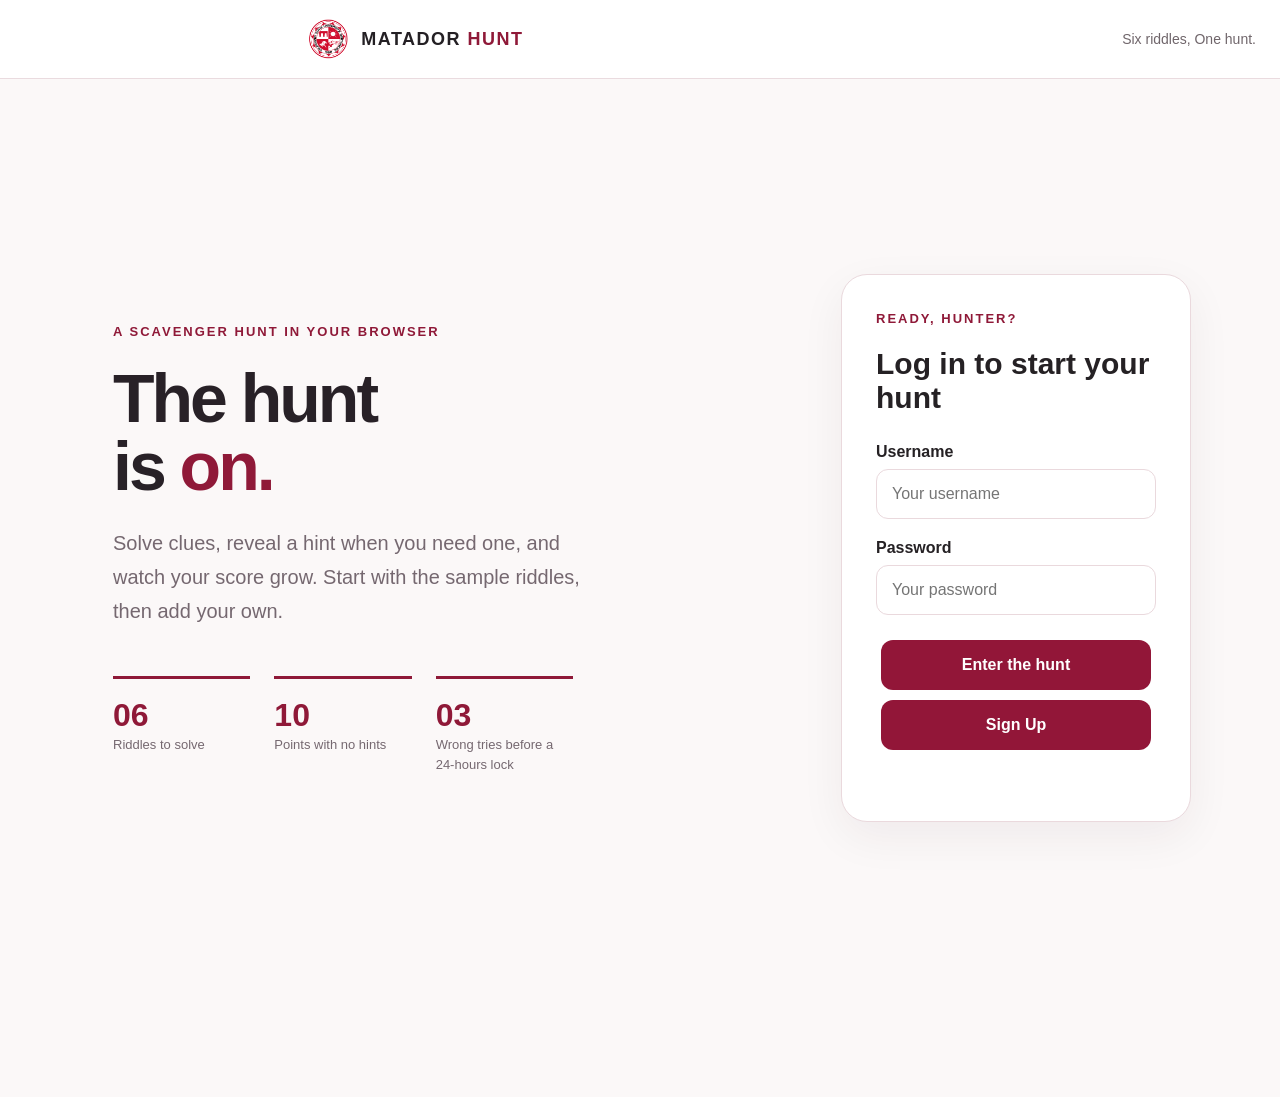
<file: index.html>
<!DOCTYPE html>
<html lang="en">
<head>
    <meta charset="UTF-8">
    <meta name="viewport" content="width=device-width, initial-scale=1.0">
    <title>Home Page</title>
    <link rel="stylesheet" href="style.css">
    <script src="login.js" defer></script>
</head>
<body>
    <header class="site-header">
        <a href="index.html">
            <img src="CSUNS.svg.webp" alt="CSUN LOGO">
            <span>MATADOR <b>HUNT</b></span>
            <script src="login.js" defer></script>
        </a>

        <p class="header-note">Six riddles, One hunt.</p>
    </header>

    <main class="home-layout">
    <div class="intro">
        <span class="intro-text">A SCAVENGER HUNT IN YOUR BROWSER</span>

        <h1>The hunt <br>is <em>on.</em></h1>

        <p>
            Solve clues, reveal a hint when you need one, and watch
            your score grow. Start with the sample riddles, then add your own.
        </p>

        <div class="rules">
            <div>
                <strong>06</strong>
                <span>Riddles to solve</span>
            </div>
            <div>
                <strong>10</strong>
                <span>Points with no hints</span>
            </div>
            <div>
                <strong>03</strong>
                <span>Wrong tries before a 24-hours lock</span>
            </div>
        </div>
    </div>


    <div class="login-card">
        <span class="intro-text">READY, HUNTER?</span>
        <h2>Log in to start your hunt</h2>

        <form id="loginForm">
            <label for="username">Username</label>
            <input
                type="text"
                id="username"
                name="username"
                placeholder="Your username"
                minlength="5"
                required
            >

            <label for="password">Password</label>
            <input
                type="password"
                id="password"
                name="password"
                placeholder="Your password"
            >

            <button type="submit" class="button-acc">Enter the hunt</button>
            <button type="button" class="button-acc" onclick="window.location.href='signup.html'">Sign Up</button>
            <p id="loginMessage" role="status"></p>
        </form>
    </div>

    <footer>
        
    </footer>
</body>
</html>
</file>
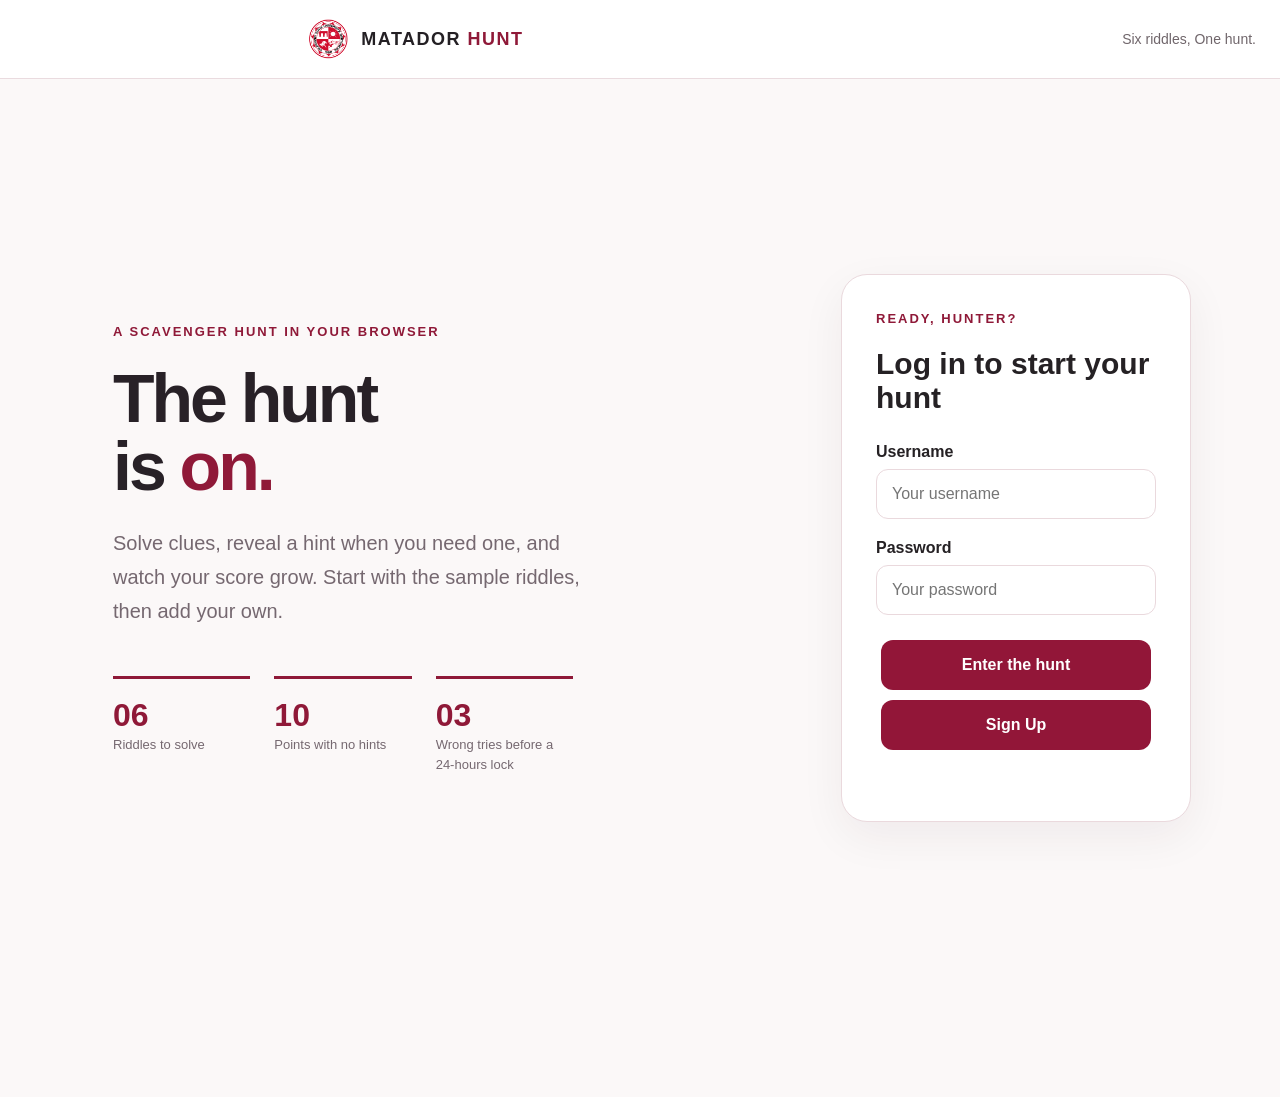
<file: hunt.html>
<!DOCTYPE html>
<html lang="en">
<head>
    <meta charset="UTF-8">
    <meta name="viewport" content="width=device-width, initial-scale=1.0">
    <title>Your hunt | Matador Hunt</title>
    <link rel="stylesheet" href="hunt.css">
    <script src="hunt-data.js" defer></script>
    <script src="hunt.js" defer></script>
</head>
<body>
    <header class="site-header">
        <div class="header-inner">
            <a class="brand" href="index.html" aria-label="Matador Hunt home">
                <img class="brand-icon" src="CSUNS.svg.webp" alt="CSUN logo" width="41" height="41">
                <span>MATADOR <b>HUNT</b></span>
            </a>
            <p class="header-note">Six riddles. One hunt.</p>
            <button id="switchPlayer" class="text-button" type="button">Switch player</button>
        </div>
    </header>

    <p id="pageError" class="page-error" role="alert" hidden></p>
    <main id="huntPage" class="page" hidden>
        <section class="welcome" aria-labelledby="welcomeHeading">
            <div>
                <p class="eyebrow">YOUR HUNT IS UNDERWAY</p>
                <h1 id="welcomeHeading">Welcome, <span id="playerName"></span>.</h1>
                <p class="subtitle">Choose a clue, think it through, and earn your points.</p>
            </div>
            <div class="score-card" aria-label="Total points">
                <span>TOTAL POINTS</span>
                <strong id="totalPoints">0</strong>
            </div>
        </section>

        <nav class="tabs" role="tablist" aria-label="Hunt sections">
            <button id="tabRiddles" role="tab" aria-selected="true" aria-controls="riddlesPanel" type="button">Riddles</button>
            <button id="tabProgress" role="tab" aria-selected="false" aria-controls="progressPanel" tabindex="-1" type="button">Progress</button>
            <button id="tabLeaderboard" role="tab" aria-selected="false" aria-controls="leaderboardPanel" tabindex="-1" type="button">Local leaderboard</button>
            <button id="tabSettings" role="tab" aria-selected="false" aria-controls="settingsPanel" tabindex="-1" type="button">Settings</button>
        </nav>
        <p id="exportMessage" class="muted" role="status" hidden></p>

        <section id="riddlesPanel" role="tabpanel" aria-labelledby="tabRiddles">
            <div class="section-heading">
                <div><p class="eyebrow">FOLLOW THE CLUES</p><h2>Available riddles</h2></div>
                <span id="solvedBadge" class="badge">0 of 6 solved</span>
            </div>
            <div class="riddle-layout">
                <div id="clueList" class="clue-list" aria-label="Choose a riddle"></div>
                <article class="riddle-card" aria-labelledby="riddleTitle">
                    <p id="clueNumber" class="eyebrow"></p>
                    <h2 id="riddleTitle"></h2>
                    <p id="riddleQuestion" class="question"></p>
                    <section class="hint-box" aria-labelledby="hintHeading">
                        <h3 id="hintHeading">Hints: <span id="hintCount">0 / 3</span></h3>
                        <p>Hints reduce the possible 10 points by 1, then 2, then 3.</p>
                        <ol id="hintList"></ol>
                        <button id="revealHint" class="outline-button" type="button">Reveal next hint</button>
                    </section>
                    <form id="answerForm" class="answer-form">
                        <label class="sr-only" for="answer">Your answer</label>
                        <input id="answer" name="answer" type="text" placeholder="Type your answer" autocomplete="off" maxlength="120" required>
                        <button id="submitAnswer" class="primary-button" type="submit">Submit answer</button>
                    </form>
                    <p id="attempts" class="muted"></p>
                    <p id="answerMessage" class="answer-message" role="status" aria-live="polite"></p>
                    <div id="completedMessage" class="completion" hidden>
                        <p>All six solved. You completed the hunt!</p>
                        <button id="saveCompletedResults" class="primary-button" type="button">Save results (.txt)</button>
                    </div>
                </article>
            </div>
        </section>

        <section id="progressPanel" role="tabpanel" aria-labelledby="tabProgress" hidden>
            <div class="section-heading"><div><p class="eyebrow">EVERY CLUE COUNTS</p><h2>Your progress</h2></div></div>
            <div class="panel-card">
                <label id="progressLabel" for="huntProgress"></label>
                <progress id="huntProgress" max="6" value="0"></progress>
                <div class="table-scroll"><table>
                    <thead><tr><th>Riddle</th><th>Status</th><th>Hints</th><th>Points earned</th></tr></thead>
                    <tbody id="progressRows"></tbody>
                </table></div>
            </div>
        </section>

        <section id="leaderboardPanel" role="tabpanel" aria-labelledby="tabLeaderboard" hidden>
            <div class="section-heading">
                <div><p class="eyebrow">THE HUNT, TOGETHER</p><h2>Local leaderboard</h2></div>
                <button id="saveResults" class="primary-button" type="button">Save results (.txt)</button>
            </div>
            <div class="panel-card">
                <p class="muted">Players saved in this browser, on this website.</p>
                <div class="table-scroll"><table>
                    <thead><tr><th>Rank</th><th>Player</th><th>Solved</th><th>Points</th></tr></thead>
                    <tbody id="leaderboardRows"></tbody>
                </table></div>
            </div>
        </section>

        <section id="settingsPanel" role="tabpanel" aria-labelledby="tabSettings" hidden>
            <div class="section-heading"><div><p class="eyebrow">YOUR NEXT MOVE</p><h2>Settings</h2></div></div>
            <div class="panel-card settings-card">
                <h3>Start a fresh hunt</h3>
                <p class="muted">Clear your points, hints, solved riddles, and answer locks. Your account stays saved.</p>
                <button id="resetProgress" class="outline-button" type="button">Reset my progress</button>
                <hr>
                <h3>Play as someone else</h3>
                <p class="muted">Your progress is saved when you switch players.</p>
                <button id="settingsSwitch" class="primary-button" type="button">Switch player</button>
                <p id="settingsMessage" role="status"></p>
            </div>
        </section>
        <footer class="footer">Six riddles. One hunt. Make every clue count.</footer>
    </main>
    <noscript><p class="page-error">Enable JavaScript to play Matador Hunt.</p></noscript>
</body>
</html>
</file>
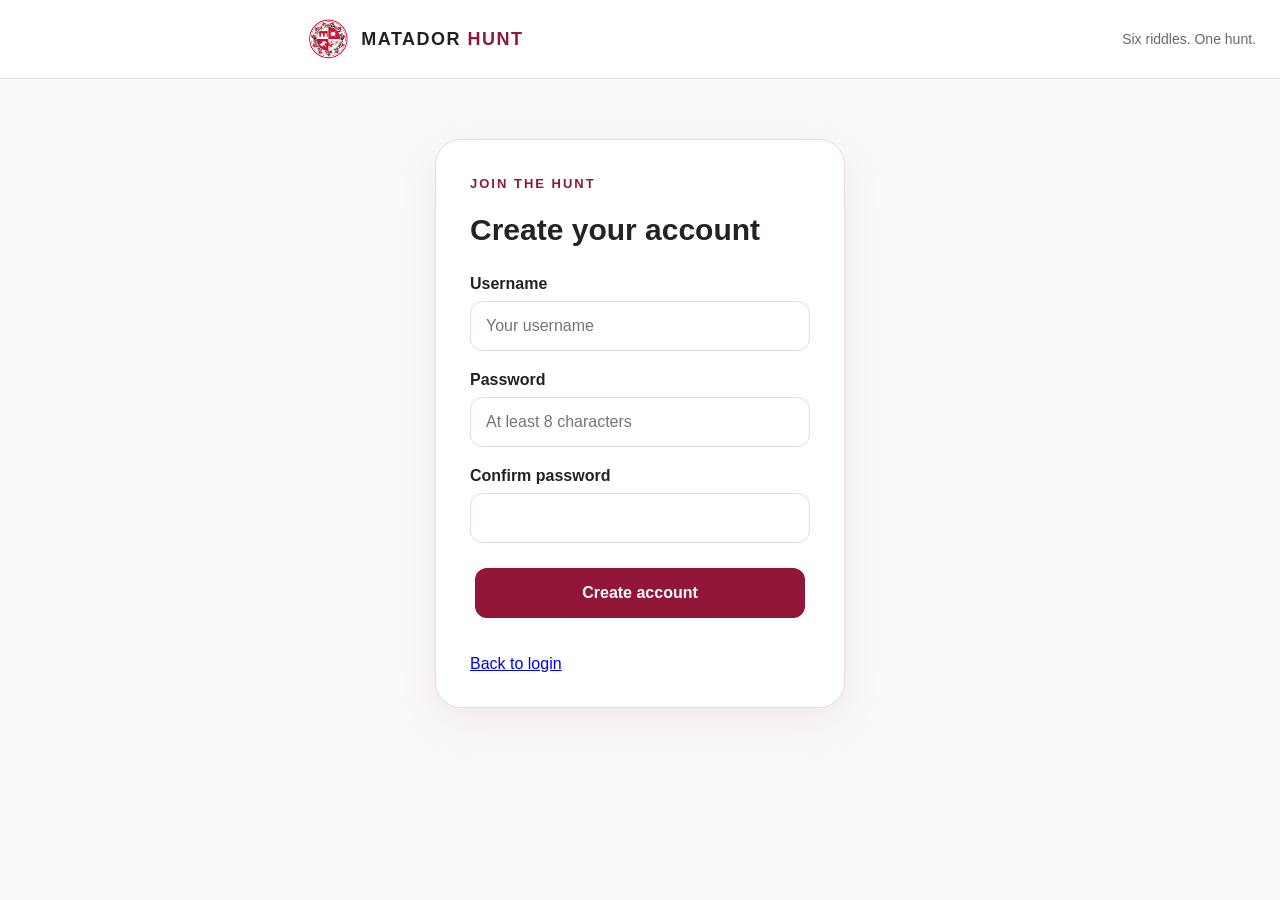
<file: signup.html>
<!DOCTYPE html>
<html lang="en">
<head>
    <meta charset="UTF-8">
    <meta name="viewport" content="width=device-width, initial-scale=1.0">
    <title>Sign Up</title>
    <link rel="stylesheet" href="style.css">
    <script src="signup.js" defer></script>
</head>
<body>
    <header class="site-header">
        <a href="index.html" aria-label="Matador Hunt home">
            <img src="CSUNS.svg.webp" alt="CSUN logo" width="42" height="42">
            <span>MATADOR <b>HUNT</b></span>
        </a>
        <p class="header-note">Six riddles. One hunt.</p>
    </header>

    <main class="signup-layout">
        <div class="login-card">
            <span class="intro-text">JOIN THE HUNT</span>
            <h2>Create your account</h2>

            <form id="signupForm">
                <label for="username">Username</label>
                <input
                    type="text"
                    id="username"
                    name="username"
                    placeholder="Your username"
                    minlength="5"
                    maxlength="24"
                    autocomplete="username"
                    required
                >

                <label for="password">Password</label>
                <input
                    type="password"
                    id="password"
                    name="password"
                    placeholder="At least 8 characters"
                    minlength="8"
                    autocomplete="new-password"
                    required
                >

                <label for="confirmPassword">Confirm password</label>
                <input
                    type="password"
                    id="confirmPassword"
                    name="confirmPassword"
                    autocomplete="new-password"
                    required
                >

                <button type="submit" class="button-acc">
                    Create account
                </button>

                <p id="message" role="status"></p>
            </form>

            <a href="index.html">Back to login</a>
        </div>
    </main>
</body>
</html>
</file>
<file: style.css>
* {
    box-sizing: border-box;
}

body {
    margin: 0;
    font-family: Arial, sans-serif;
    background-color: #fbf8f8;
}

.site-header {
    background-color: white;
    border-bottom: 1px solid #eadbdf;
    padding: 18px 24px;
    display: flex;
    flex-direction: row;
    align-items: center;
    gap: 32px;
}

.site-header a {
    display: flex;
    align-items: center;
    gap: 12px;
    max-width: 1232px;
    margin: 0 auto;
    text-decoration: none;
    color: #242024;
}

.site-header img {
    width: 42px;
    height: 42px;
    object-fit: contain;
}

.site-header span {
    font-size: 18px;
    font-weight: 800;
    letter-spacing: 1.5px;
}

.site-header b {
    color: #8f1938;
}

.header-note {
    margin: 0 0 0 auto;
    font-size: 14px;
    color: #70666b;
}


/* Introduction layout */
.intro {
    max-width: 1232px;
    min-height: calc(100vh - 82px);
    margin: 0 auto;
    padding: 70px 24px;

    display: flex;
    flex-direction: column;
    justify-content: center;
    align-items: flex-start;
}

/* Small red heading */
.intro-text {
    color: #8f1938;
    font-size: 13px;
    font-weight: 800;
    letter-spacing: 2px;
    line-height: 1.6;
}

/* Main heading */
.intro h1 {
    margin: 22px 0;
    color: #282127;
    font-size: 68px;
    font-weight: 800;
    line-height: 1;
    letter-spacing: -3px;
}

.intro h1 em {
    color: #8f1938;
    font-style: normal;
}

/* Description */
.intro > p {
    max-width: 480px;
    margin: 4px 0 0;
    color: #756870;
    font-size: 20px;
    line-height: 1.7;
}

/* Three rules side by side */
.rules {
    display: grid;
    grid-template-columns: repeat(3, 1fr);
    gap: 24px;

    width: 100%;
    max-width: 460px;
    margin-top: 48px;
}

.rules > div {
    border-top: 3px solid #8f1938;
    padding-top: 20px;
}

/* Rule numbers */
.rules strong {
    display: block;
    margin-bottom: 4px;
    color: #8f1938;
    font-size: 32px;
    line-height: 1;
}

/* Rule descriptions */
.rules span {
    display: block;
    color: #756870;
    font-size: 13px;
    line-height: 1.5;
}

.login-card {
    background-color: white;
    border: 1px solid #ead9dd;
    border-radius: 26px;
    padding: 34px;
    box-shadow: 0 15px 45px rgba(50, 20, 30, 0.06);
}

.login-card h2 {
    margin: 18px 0 28px;
    color: #252124;
    font-size: 30px;
}

.login-card form {
    display: flex;
    flex-direction: column;
}

.login-card label {
    margin-bottom: 8px;
    color: #252124;
    font-weight: bold;
}

.login-card input {
    width: 100%;
    margin-bottom: 20px;
    padding: 15px;
    border: 1px solid #ead9dd;
    border-radius: 12px;
    font: inherit;
}

.login-card button {
    padding: 16px;
    border: none;
    border-radius: 12px;
    background-color: #921638;
    color: white;
    font: inherit;
    font-weight: bold;
    cursor: pointer;
}

.home-layout {
    display: grid;
    grid-template-columns: minmax(0, 1fr) 350px;
    align-items: center;
    gap: 80px;
    max-width: 1150px;
    margin: 0 auto;
    padding: 60px 24px;
}

.home-layout .intro {
    width: 100%;
    max-width: none;
    min-width: 0;
    margin: 0;
}

.button-acc {
    margin: 5px;
}

.signup-layout {
    max-width: 450px;
    margin: 60px auto;
    padding: 0 20px;
}

#message {
    line-height: 1.5;
}
</file>
<file: hunt.css>
:root {
    --red: #8f1938;
    --red-dark: #70112a;
    --ink: #282127;
    --muted: #756870;
    --line: #ead9dd;
    --pink: #f9ebef;
    --canvas: #fbf8f8;
}
* { box-sizing: border-box; }
[hidden] { display: none !important; }
body { margin: 0; background: var(--canvas); color: var(--ink); font-family: Arial, sans-serif; }
button, input { font: inherit; }
button, a, input { -webkit-tap-highlight-color: transparent; }
button { cursor: pointer; }
button:disabled { opacity: .55; cursor: default; }
button:focus-visible, a:focus-visible, input:focus-visible { outline: 3px solid #bd657c; outline-offset: 4px; }
.site-header { background: #fff; border-bottom: 1px solid var(--line); }
.header-inner { max-width: 1280px; min-height: 82px; margin: auto; padding: 18px 24px; display: flex; align-items: center; gap: 32px; }
.brand { display: flex; align-items: center; gap: 12px; color: var(--ink); text-decoration: none; font-weight: 800; font-size: 18px; letter-spacing: 1.5px; }
.brand b { color: var(--red); }
.brand-icon { width: 41px; height: 41px; display: block; object-fit: contain; flex-shrink: 0; }
.header-note { margin: 0 0 0 auto; font-size: 13px; color: var(--muted); }
.text-button { border: 0; padding: 8px 0; background: transparent; color: var(--red); font-weight: 700; }
.text-button:hover { text-decoration: underline; }
.page { max-width: 1280px; margin: 0 auto; padding: 44px 24px 0; }
.welcome { display: flex; justify-content: space-between; align-items: center; gap: 28px; margin-bottom: 36px; }
.eyebrow { font-size: 12px; font-weight: 800; letter-spacing: 1.8px; line-height: 1.5; color: var(--red); margin: 10px 0 20px; }
h1 { margin: 0 0 18px; font-size: clamp(34px, 4vw, 54px); letter-spacing: -2px; line-height: 1.12; overflow-wrap: anywhere; }
h1 span { color: var(--red); }
.subtitle { margin: 0; color: var(--muted); font-size: 17px; line-height: 1.65; }
.score-card { flex: 0 0 151px; text-align: center; color: #fff; background: var(--red); border-radius: 22px; padding: 22px 18px; }
.score-card span { display: block; font-size: 11px; font-weight: 800; letter-spacing: 1.2px; }
.score-card strong { display: block; margin-top: 8px; font-size: 40px; line-height: 1; }
.tabs { display: flex; gap: 8px; border-bottom: 1px solid var(--line); overflow-x: auto; }
.tabs button { background: transparent; border: 0; border-bottom: 3px solid transparent; padding: 16px 18px; color: var(--muted); font-weight: 700; white-space: nowrap; }
.tabs button[aria-selected="true"] { color: var(--red); border-bottom-color: var(--red); }
.section-heading { display: flex; justify-content: space-between; align-items: end; gap: 16px; margin: 32px 0 24px; }
.section-heading .eyebrow { margin: 0 0 10px; }
h2 { margin: 0; font-size: 32px; letter-spacing: -.9px; line-height: 1.25; }
.badge { display: inline-block; white-space: nowrap; padding: 10px 15px; border-radius: 999px; background: var(--pink); color: var(--red); font-size: 13px; font-weight: 700; }
.riddle-layout { display: grid; grid-template-columns: 347px minmax(0, 1fr); gap: 22px; align-items: start; }
.clue-list { display: grid; gap: 10px; }
.clue-button { width: 100%; min-height: 111px; text-align: left; background: #fff; border: 1px solid var(--line); border-radius: 18px; padding: 18px 21px; color: var(--ink); }
.clue-button[aria-pressed="true"] { border-color: var(--red); box-shadow: 0 0 0 2px rgba(143,25,56,.05); }
.clue-button:hover { border-color: #bd657c; }
.clue-button .eyebrow { display: block; margin: 0 0 7px; font-size: 11px; }
.clue-button strong { display: block; font-size: 17px; line-height: 1.4; }
.clue-button .clue-status { display: block; margin-top: 6px; color: var(--muted); font-size: 13px; }
.clue-button.solved .clue-status { color: #28704a; }
.riddle-card, .panel-card { background: #fff; border: 1px solid var(--line); border-radius: 22px; padding: 32px; box-shadow: 0 14px 35px rgba(73,29,42,.025); }
.riddle-card > .eyebrow { margin: 0 0 14px; }
.riddle-card h2 { font-size: 30px; }
.question { font-size: 17px; line-height: 1.8; color: var(--muted); margin: 20px 0 24px; }
.hint-box { border: 1px solid var(--line); background: var(--canvas); border-radius: 16px; padding: 21px; margin-bottom: 24px; }
h3 { margin: 0 0 14px; font-size: 17px; line-height: 1.4; }
.hint-box p, .hint-box ol { color: var(--muted); font-size: 14px; line-height: 1.7; }
.hint-box ol { padding-left: 23px; }
.hint-box li + li { margin-top: 7px; }
.outline-button, .primary-button { padding: 13px 16px; border-radius: 12px; font-weight: 700; line-height: 1.4; }
.outline-button { color: var(--red); background: #fff; border: 1px solid var(--red); }
.outline-button:hover:not(:disabled) { background: var(--pink); }
.primary-button { color: #fff; background: var(--red); border: 1px solid var(--red); }
.primary-button:hover:not(:disabled) { background: var(--red-dark); }
.answer-form { display: flex; gap: 12px; }
.answer-form input { flex: 1; width: 0; min-width: 0; border: 1px solid var(--line); border-radius: 12px; padding: 15px; }
.muted { color: var(--muted); font-size: 14px; line-height: 1.7; }
.answer-message { margin-bottom: 0; font-size: 15px; line-height: 1.6; }
.answer-message.error { color: #a11736; }
.answer-message.success, .completion { color: #28704a; }
.completion { border-top: 1px solid var(--line); padding-top: 20px; font-weight: 700; }
progress { display: block; width: 100%; height: 14px; margin: 18px 0 28px; accent-color: var(--red); border: 0; border-radius: 10px; }
progress::-webkit-progress-bar { background: var(--pink); border-radius: 10px; }
progress::-webkit-progress-value { background: var(--red); border-radius: 10px; }
.table-scroll { overflow-x: auto; }
table { width: 100%; border-collapse: collapse; text-align: left; font-size: 14px; }
th { color: var(--muted); font-size: 12px; }
th, td { padding: 17px 12px; border-bottom: 1px solid var(--line); line-height: 1.5; }
th:first-child, td:first-child { padding-left: 0; }
tbody tr:last-child td { border-bottom: 0; }
tr.current-player { color: var(--red); font-weight: 700; }
.settings-card { max-width: 760px; }
.settings-card hr { border: 0; border-top: 1px solid var(--line); margin: 30px 0; }
.footer { margin-top: 48px; border-top: 1px solid var(--line); padding: 24px 0 32px; color: var(--muted); font-size: 12px; text-align: center; }
.page-error { margin: 40px auto; max-width: 900px; padding: 24px; line-height: 1.7; color: var(--red); }
.sr-only { position: absolute; width: 1px; height: 1px; padding: 0; margin: -1px; overflow: hidden; clip: rect(0,0,0,0); white-space: nowrap; border: 0; }
@media (max-width: 1000px) {
    .riddle-layout { grid-template-columns: 270px minmax(0, 1fr); }
    .riddle-card { padding: 24px; }
    .answer-form { flex-direction: column; }
    .answer-form input { width: 100%; }
}
@media (max-width: 720px) {
    .header-inner { gap: 16px; padding: 15px 20px; }
    .header-note { display: none; }
    .header-inner > button { margin-left: auto; font-size: 13px; }
    .brand { font-size: 14px; gap: 9px; letter-spacing: 1px; }
    .brand-icon { width: 35px; height: 35px; }
    .page { padding: 30px 20px 0; }
    .welcome { align-items: start; gap: 16px; margin-bottom: 24px; }
    .welcome .eyebrow { font-size: 10px; margin: 0 0 15px; }
    h1 { font-size: 34px; letter-spacing: -1.2px; }
    .subtitle { font-size: 14px; }
    .score-card { flex-basis: 100px; padding: 18px 10px; border-radius: 16px; }
    .score-card span { font-size: 9px; letter-spacing: .5px; }
    .score-card strong { font-size: 32px; }
    .tabs button { padding: 14px 12px; font-size: 14px; }
    h2 { font-size: 26px; }
    .section-heading { align-items: center; }
    .badge { font-size: 11px; padding: 9px 11px; }
    .riddle-layout { grid-template-columns: minmax(0, 1fr); }
    .clue-list { grid-template-columns: repeat(2, minmax(0, 1fr)); }
    .clue-button { min-height: 115px; padding: 15px; }
    .clue-button strong { font-size: 15px; }
    .clue-button .clue-status { font-size: 12px; }
    .riddle-card, .panel-card { padding: 22px; }
    .riddle-card h2 { font-size: 27px; }
    .hint-box { padding: 17px; }
}
@media (prefers-reduced-motion: no-preference) {
    button { transition: background-color .15s, border-color .15s; }
}
</file>
